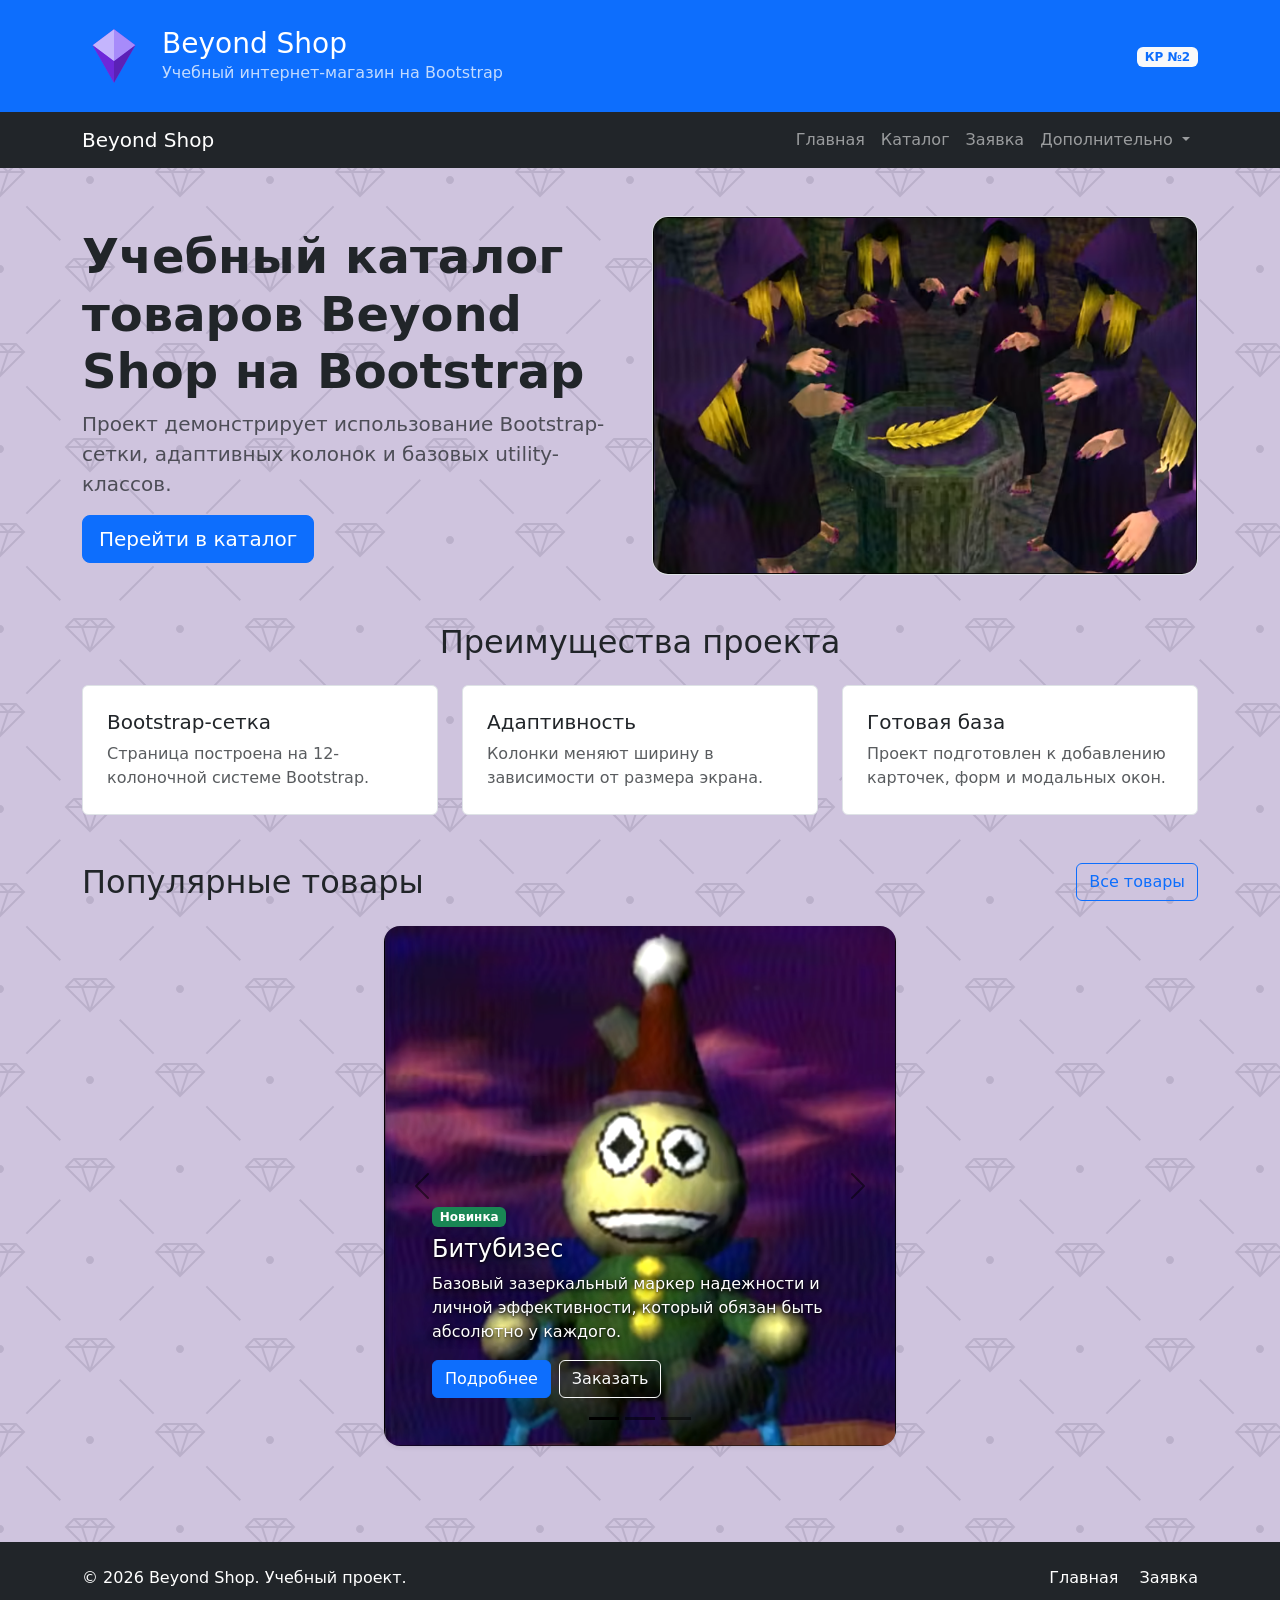
<file: index.html>
<!doctype html>
<html lang="ru">
<head>
  <meta charset="utf-8">
  <meta name="viewport" content="width=device-width, initial-scale=1">
  <title>Главная — Beyond Shop</title>
  <link rel="icon" href="favicon.svg" type="image/svg+xml">
  <link rel="stylesheet" href="vendor/bootstrap/css/bootstrap.min.css">
  <link rel="stylesheet" href="css/custom.css">
</head>
<body class="d-flex flex-column min-vh-100">

  <div id="header-placeholder"></div>

  <main class="flex-grow-1">
    <section class="container my-5">
      <div class="row align-items-center g-4">
        <div class="col-12 col-lg-6">
          <h2 class="display-5 fw-bold">
            Учебный каталог товаров Beyond Shop на Bootstrap
          </h2>
          <p class="lead text-muted">
            Проект демонстрирует использование Bootstrap-сетки,
            адаптивных колонок и базовых utility-классов.
          </p>
          <a class="btn btn-primary btn-lg" href="catalog.html">
            Перейти в каталог
          </a>
        </div>
        <div class="col-12 col-lg-6">
            <div class="border rounded-4 overflow-hidden bg-light">
                <!--<p class="mb-0 text-muted">
                  Здесь может быть изображение, баннер или промо-блок.
                </p>-->
                <img src="../images/witches.png" class="card-img-top" alt="Битубизес">
            </div>
        </div>
      </div>
    </section>

    <section class="container my-5">
      <h2 class="text-center mb-4">Преимущества проекта</h2>
      <div class="row g-4">
        <div class="col-12 col-md-4">
          <div class="p-4 border rounded h-100 bg-white">
            <h3 class="h5">Bootstrap-сетка</h3>
            <p class="mb-0 text-muted">
              Страница построена на 12-колоночной системе Bootstrap.
            </p>
          </div>
        </div>
        <div class="col-12 col-md-4">
          <div class="p-4 border rounded h-100 bg-white">
            <h3 class="h5">Адаптивность</h3>
            <p class="mb-0 text-muted">
              Колонки меняют ширину в зависимости от размера экрана.
            </p>
          </div>
        </div>
        <div class="col-12 col-md-4">
          <div class="p-4 border rounded h-100 bg-white">
            <h3 class="h5">Готовая база</h3>
            <p class="mb-0 text-muted">
              Проект подготовлен к добавлению карточек, форм и модальных окон.
            </p>
          </div>
        </div>
      </div>
    </section>

    <section class="my-5" id="popular">

      <!-- Заголовок остаётся в обычном container -->
      <div class="container">
        <div class="d-flex justify-content-between align-items-center mb-4">
          <h2 class="mb-0">Популярные товары</h2>
          <a class="btn btn-outline-primary" href="catalog.html">
            Все товары
          </a>
        </div>
      </div>

      <!-- Карусель — вне container, ширина задаётся .carousel-width -->
      <div class="container-fluid px-0">
        <div id="popularCarousel"
             class="carousel slide carousel-dark carousel-width shadow-sm rounded-4 overflow-hidden"
             data-bs-ride="carousel"
             data-bs-interval="6000">

          <div class="carousel-indicators">
            <button type="button" data-bs-target="#popularCarousel" data-bs-slide-to="0"
                    class="active" aria-current="true" aria-label="Битубизес"></button>
            <button type="button" data-bs-target="#popularCarousel" data-bs-slide-to="1"
                    aria-label="Морковные пятки"></button>
            <button type="button" data-bs-target="#popularCarousel" data-bs-slide-to="2"
                    aria-label="Шапец"></button>
          </div>

          <div class="carousel-inner">

            <!-- Битубизес -->
            <div class="carousel-item active">
              <div class="d-flex flex-column justify-content-end p-4 p-md-5"
                   style="min-height: 520px; background: #e9ecef url('images/Bitubisas.png') bottom center/cover no-repeat;">
                <div class="carousel-hero-text" style="max-width: 560px;">
                  <span class="badge bg-success mb-2">Новинка</span>
                  <h3 class="h4 mb-2">Битубизес</h3>
                  <p class="mb-3">
                    Базовый зазеркальный маркер надежности и личной эффективности,
                    который обязан быть абсолютно у каждого.
                  </p>
                  <div class="d-flex gap-2">
                    <a class="btn btn-primary" href="products/bitubisas.html">Подробнее</a>
                    <button class="btn btn-outline-light" type="button"
                            data-bs-toggle="modal" data-bs-target="#orderModal">
                      Заказать
                    </button>
                  </div>
                </div>
              </div>
            </div>

            <!-- Морковные пятки -->
            <div class="carousel-item">
              <div class="d-flex flex-column justify-content-end p-4 p-md-5"
                   style="min-height: 520px; background: #e9ecef url('images/Morkovniy_piatky.png') bottom center/cover no-repeat;">
                <div class="carousel-hero-text" style="max-width: 560px;">
                  <span class="badge bg-warning text-dark mb-2">Хит</span>
                  <h3 class="h4 mb-2">Морковные пятки</h3>
                  <p class="mb-3">
                    Общепризнанная зазеркальная классика и изысканное гастрономическое
                    открытие для званых ужинов.
                  </p>
                  <div class="d-flex gap-2">
                    <a class="btn btn-primary" href="products/morkovniy-piatky.html">Подробнее</a>
                    <button class="btn btn-outline-light" type="button"
                            data-bs-toggle="modal" data-bs-target="#orderModal">
                      Заказать
                    </button>
                  </div>
                </div>
              </div>
            </div>

            <!-- Шапец -->
            <div class="carousel-item">
              <div class="d-flex flex-column justify-content-end p-4 p-md-5"
                   style="min-height: 520px; background: #e9ecef url('images/Shapec.png') bottom center/cover no-repeat;">
                <div class="carousel-hero-text" style="max-width: 560px;">
                  <span class="badge bg-danger mb-2">Скидка</span>
                  <h3 class="h4 mb-2">Шапец</h3>
                  <p class="mb-3">
                    Больше чем просто головной убор — абсолютный символ стиля
                    и весомого статуса в Сумеречной роще.
                  </p>
                  <div class="d-flex gap-2">
                    <a class="btn btn-primary" href="products/shapec.html">Подробнее</a>
                    <button class="btn btn-outline-light" type="button"
                            data-bs-toggle="modal" data-bs-target="#orderModal">
                      Заказать
                    </button>
                  </div>
                </div>
              </div>
            </div>

          </div>

          <button class="carousel-control-prev" type="button"
                  data-bs-target="#popularCarousel" data-bs-slide="prev">
            <span class="carousel-control-prev-icon" aria-hidden="true"></span>
            <span class="visually-hidden">Предыдущий</span>
          </button>
          <button class="carousel-control-next" type="button"
                  data-bs-target="#popularCarousel" data-bs-slide="next">
            <span class="carousel-control-next-icon" aria-hidden="true"></span>
            <span class="visually-hidden">Следующий</span>
          </button>
        </div>
      </div>
    </section>
  </main>

  <div id="footer-placeholder"></div>

  <!-- Модальное окно заказа -->
  <div class="modal fade" id="orderModal" tabindex="-1" aria-labelledby="orderModalLabel" aria-hidden="true">
    <div class="modal-dialog">
      <div class="modal-content">
        <div class="modal-header">
          <h2 class="modal-title h5" id="orderModalLabel">
            Быстрая заявка
          </h2>
          <button type="button" class="btn-close" data-bs-dismiss="modal" aria-label="Закрыть"></button>
        </div>
        <div class="modal-body">
          <p class="text-muted">
            Оставьте контактные данные, и менеджер свяжется с вами.
          </p>
          <form>
            <div class="mb-3">
              <label for="modal-name" class="form-label">Имя</label>
              <input id="modal-name" type="text" class="form-control" required>
            </div>
            <div class="mb-3">
              <label for="modal-phone" class="form-label">Телефон</label>
              <input id="modal-phone" type="tel" class="form-control" required>
            </div>
            <div class="form-check mb-3">
              <input id="modal-agree" class="form-check-input" type="checkbox" required>
              <label class="form-check-label" for="modal-agree">
                Согласен на обработку данных
              </label>
            </div>
          </form>
        </div>
        <div class="modal-footer">
          <button type="button" class="btn btn-secondary" data-bs-dismiss="modal">
            Закрыть
          </button>
          <button type="button" class="btn btn-primary">Отправить</button>
        </div>
      </div>
    </div>
  </div>

  <script src="vendor/bootstrap/js/bootstrap.bundle.min.js"></script>
  <script src="js/include.js"></script>
</body>
</html>
</file>
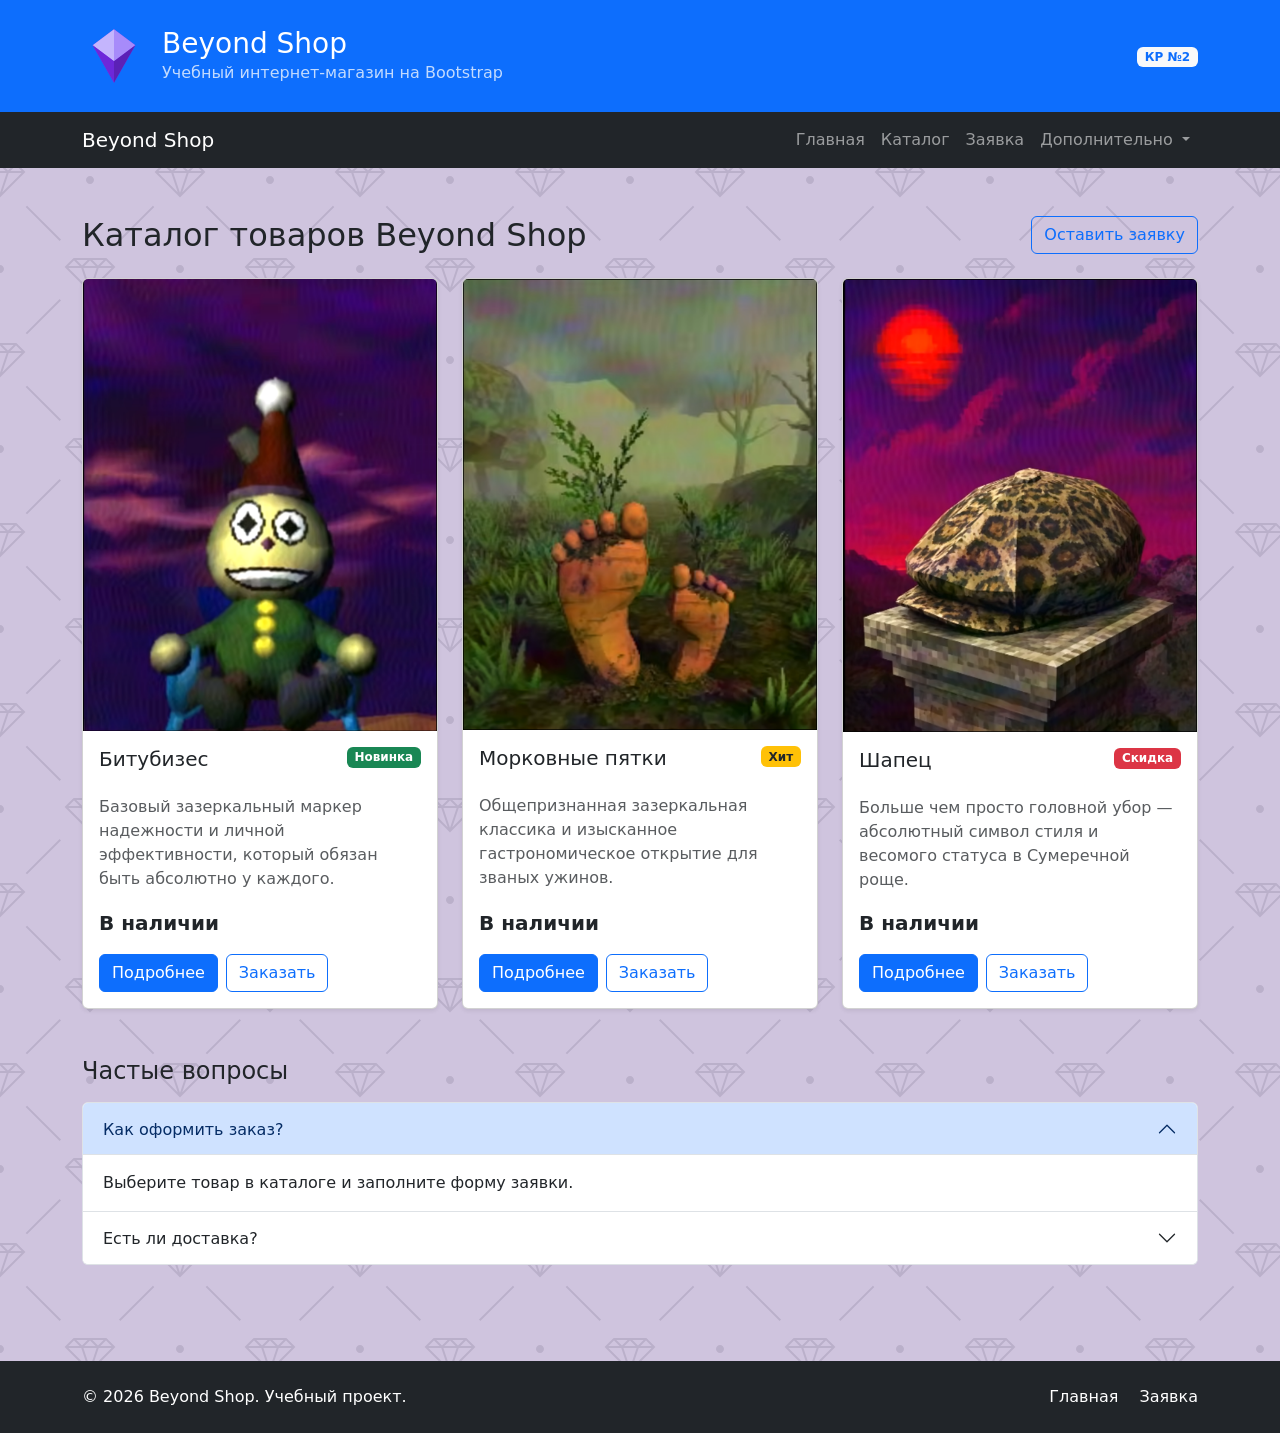
<file: catalog.html>
<!doctype html>
<html lang="ru">
<head>
  <meta charset="utf-8">
  <meta name="viewport" content="width=device-width, initial-scale=1">
  <title>Каталог — Bootstrap Shop</title>
  <link rel="icon" href="favicon.svg" type="image/svg+xml">
  <link rel="stylesheet" href="vendor/bootstrap/css/bootstrap.min.css">
  <link rel="stylesheet" href="css/custom.css">
</head>
<body class="d-flex flex-column min-vh-100">

  <div id="header-placeholder"></div>

  <main class="flex-grow-1">
    <section class="container my-5">
      <div class="d-flex justify-content-between align-items-center mb-4">
        <h1 class="h2 mb-0">Каталог товаров Beyond Shop</h1>
        <a class="btn btn-outline-primary" href="order.html">
          Оставить заявку
        </a>
      </div>
      <div class="row g-4">
        <!-- Битубизес -->
        <div class="col-12 col-md-6 col-lg-4">
          <div class="card h-100 shadow-sm">
            <img src="images/Bitubisas.png" class="card-img-top" alt="Битубизес">
            <div class="card-body d-flex flex-column">
              <div class="d-flex justify-content-between align-items-start mb-3">
                <h2 class="card-title h5">Битубизес</h2>
                <span class="badge bg-success">Новинка</span>
              </div>
              <p class="card-text text-muted">Базовый зазеркальный маркер надежности и личной эффективности, который обязан быть абсолютно у каждого.</p>
              <p class="fw-bold fs-5 mt-auto">В наличии</p>
              <div class="d-flex gap-2">
                <a class="btn btn-primary" href="products/bitubisas.html">Подробнее</a>
                <button class="btn btn-outline-primary" type="button" data-bs-toggle="modal" data-bs-target="#orderModal">
                  Заказать
                </button>
              </div>
            </div>
          </div>
        </div>

        <!-- Морковные пятки -->
        <div class="col-12 col-md-6 col-lg-4">
          <div class="card h-100 shadow-sm">
            <img src="images/Morkovniy_piatky.png" class="card-img-top" alt="Морковные пятки">
            <div class="card-body d-flex flex-column">
              <div class="d-flex justify-content-between align-items-start mb-3">
                <h2 class="card-title h5">Морковные пятки</h2>
                <span class="badge bg-warning text-dark">Хит</span>
              </div>
              <p class="card-text text-muted">Общепризнанная зазеркальная классика и изысканное гастрономическое открытие для званых ужинов.</p>
              <p class="fw-bold fs-5 mt-auto">В наличии</p>
              <div class="d-flex gap-2">
                <a class="btn btn-primary" href="products/morkovniy-piatky.html">Подробнее</a>
                <button class="btn btn-outline-primary" type="button" data-bs-toggle="modal" data-bs-target="#orderModal">
                  Заказать
                </button>
              </div>
            </div>
          </div>
        </div>

        <!-- Шапец -->
        <div class="col-12 col-md-6 col-lg-4">
          <div class="card h-100 shadow-sm">
            <img src="images/Shapec.png" class="card-img-top" alt="Шапец">
            <div class="card-body d-flex flex-column">
              <div class="d-flex justify-content-between align-items-start mb-3">
                <h2 class="card-title h5">Шапец</h2>
                <span class="badge bg-danger">Скидка</span>
              </div>
              <p class="card-text text-muted">Больше чем просто головной убор — абсолютный символ стиля и весомого статуса в Сумеречной роще.</p>
              <p class="fw-bold fs-5 mt-auto">В наличии</p>
              <div class="d-flex gap-2">
                <a class="btn btn-primary" href="products/shapec.html">Подробнее</a>
                <button class="btn btn-outline-primary" type="button" data-bs-toggle="modal" data-bs-target="#orderModal">
                  Заказать
                </button>
              </div>
            </div>
          </div>
        </div>
      </div>
    </section>

    <!-- Accordion: Частые вопросы -->
    <section class="container my-5">
      <h2 class="h4 mb-3">Частые вопросы</h2>
      <div class="accordion" id="faqAccordion">
        <div class="accordion-item">
          <h3 class="accordion-header">
            <button class="accordion-button" type="button" data-bs-toggle="collapse" data-bs-target="#faq1" aria-expanded="true" aria-controls="faq1">
              Как оформить заказ?
            </button>
          </h3>
          <div id="faq1" class="accordion-collapse collapse show" data-bs-parent="#faqAccordion">
            <div class="accordion-body">
              Выберите товар в каталоге и заполните форму заявки.
            </div>
          </div>
        </div>
        <div class="accordion-item">
          <h3 class="accordion-header">
            <button class="accordion-button collapsed" type="button" data-bs-toggle="collapse" data-bs-target="#faq2" aria-expanded="false" aria-controls="faq2">
              Есть ли доставка?
            </button>
          </h3>
          <div id="faq2" class="accordion-collapse collapse" data-bs-parent="#faqAccordion">
            <div class="accordion-body">
              Условия доставки уточняются менеджером при подтверждении заказа.
            </div>
          </div>
        </div>
      </div>
    </section>
  </main>

  <div id="footer-placeholder"></div>

  <!-- Модальное окно заказа -->
  <div class="modal fade" id="orderModal" tabindex="-1" aria-labelledby="orderModalLabel" aria-hidden="true">
    <div class="modal-dialog">
      <div class="modal-content">
        <div class="modal-header">
          <h2 class="modal-title h5" id="orderModalLabel">
            Быстрая заявка
          </h2>
          <button type="button" class="btn-close" data-bs-dismiss="modal" aria-label="Закрыть"></button>
        </div>
        <div class="modal-body">
          <p class="text-muted">
            Оставьте контактные данные, и менеджер свяжется с вами.
          </p>
          <form>
            <div class="mb-3">
              <label for="modal-name" class="form-label">Имя</label>
              <input id="modal-name" type="text" class="form-control" required>
            </div>
            <div class="mb-3">
              <label for="modal-phone" class="form-label">Телефон</label>
              <input id="modal-phone" type="tel" class="form-control" required>
            </div>
            <div class="form-check mb-3">
              <input id="modal-agree" class="form-check-input" type="checkbox" required>
              <label class="form-check-label" for="modal-agree">
                Согласен на обработку данных
              </label>
            </div>
          </form>
        </div>
        <div class="modal-footer">
          <button type="button" class="btn btn-secondary" data-bs-dismiss="modal">
            Закрыть
          </button>
          <button type="button" class="btn btn-primary">Отправить</button>
        </div>
      </div>
    </div>
  </div>

  <script src="vendor/bootstrap/js/bootstrap.bundle.min.js"></script>
  <script src="js/include.js"></script>
</body>
</html>
</file>
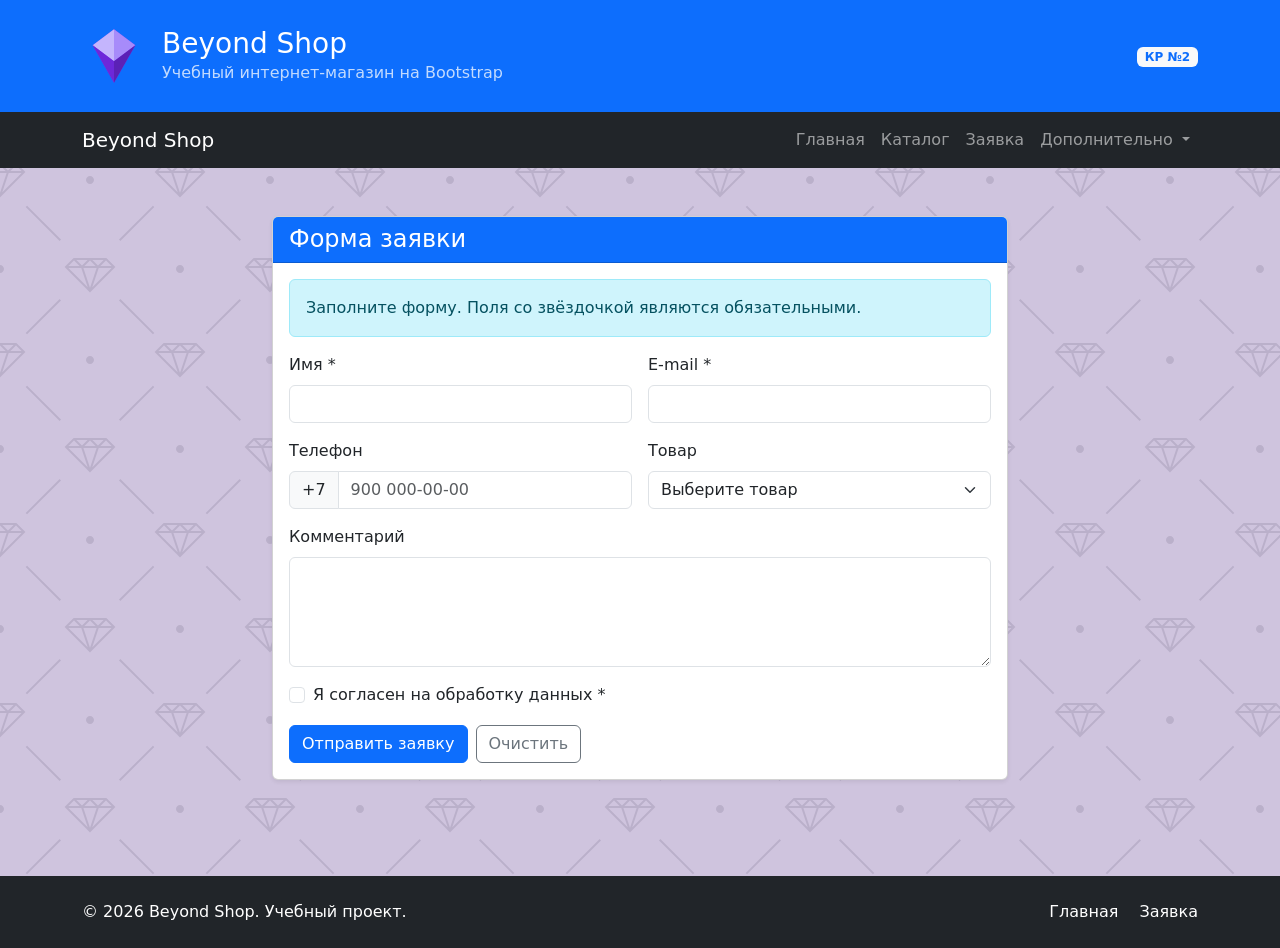
<file: order.html>
<!doctype html>
<html lang="ru">
<head>
  <meta charset="utf-8">
  <meta name="viewport" content="width=device-width, initial-scale=1">
  <title>Заявка — Bootstrap Shop</title>
  <link rel="icon" href="favicon.svg" type="image/svg+xml">
  <link rel="stylesheet" href="vendor/bootstrap/css/bootstrap.min.css">
  <link rel="stylesheet" href="css/custom.css">
</head>
<body class="d-flex flex-column min-vh-100">

  <div id="header-placeholder"></div>

  <main class="flex-grow-1">
    <section class="container my-5">
      <div class="row justify-content-center">
        <div class="col-12 col-lg-8">
          <div class="card shadow-sm">
            <div class="card-header bg-primary text-white">
              <h1 class="h4 mb-0">Форма заявки</h1>
            </div>
            <div class="card-body">
              <div class="alert alert-info" role="alert">
                Заполните форму. Поля со звёздочкой являются обязательными.
              </div>

              <form>
                <div class="row g-3">
                  <div class="col-12 col-md-6">
                    <label for="order-name" class="form-label">Имя *</label>
                    <input id="order-name" name="name" type="text" class="form-control" required>
                  </div>

                  <div class="col-12 col-md-6">
                    <label for="order-email" class="form-label">E-mail *</label>
                    <input id="order-email" name="email" type="email" class="form-control" required>
                  </div>

                  <div class="col-12 col-md-6">
                    <label for="order-phone" class="form-label">Телефон</label>
                    <div class="input-group">
                      <span class="input-group-text">+7</span>
                      <input id="order-phone" name="phone" type="tel" class="form-control" placeholder="900 000-00-00">
                    </div>
                  </div>

                  <div class="col-12 col-md-6">
                    <label for="order-product" class="form-label">Товар</label>
                    <select id="order-product" name="product" class="form-select">
                      <option selected>Выберите товар</option>
                      <option value="product-1">Товар 1</option>
                      <option value="product-2">Товар 2</option>
                      <option value="product-3">Товар 3</option>
                    </select>
                  </div>

                  <div class="col-12">
                    <label for="order-comment" class="form-label">Комментарий</label>
                    <textarea id="order-comment" name="comment" class="form-control" rows="4"></textarea>
                  </div>

                  <div class="col-12">
                    <div class="form-check">
                      <input id="order-agree" class="form-check-input" type="checkbox" required>
                      <label class="form-check-label" for="order-agree">
                        Я согласен на обработку данных *
                      </label>
                    </div>
                  </div>

                  <div class="col-12 d-flex gap-2">
                    <button class="btn btn-primary" type="submit">
                      Отправить заявку
                    </button>
                    <button class="btn btn-outline-secondary" type="reset">
                      Очистить
                    </button>
                  </div>
                </div>
              </form>
            </div>
          </div>
        </div>
      </div>
    </section>
  </main>

  <div id="footer-placeholder"></div>

  <script src="vendor/bootstrap/js/bootstrap.bundle.min.js"></script>
  <script src="js/include.js"></script>
</body>
</html>
</file>
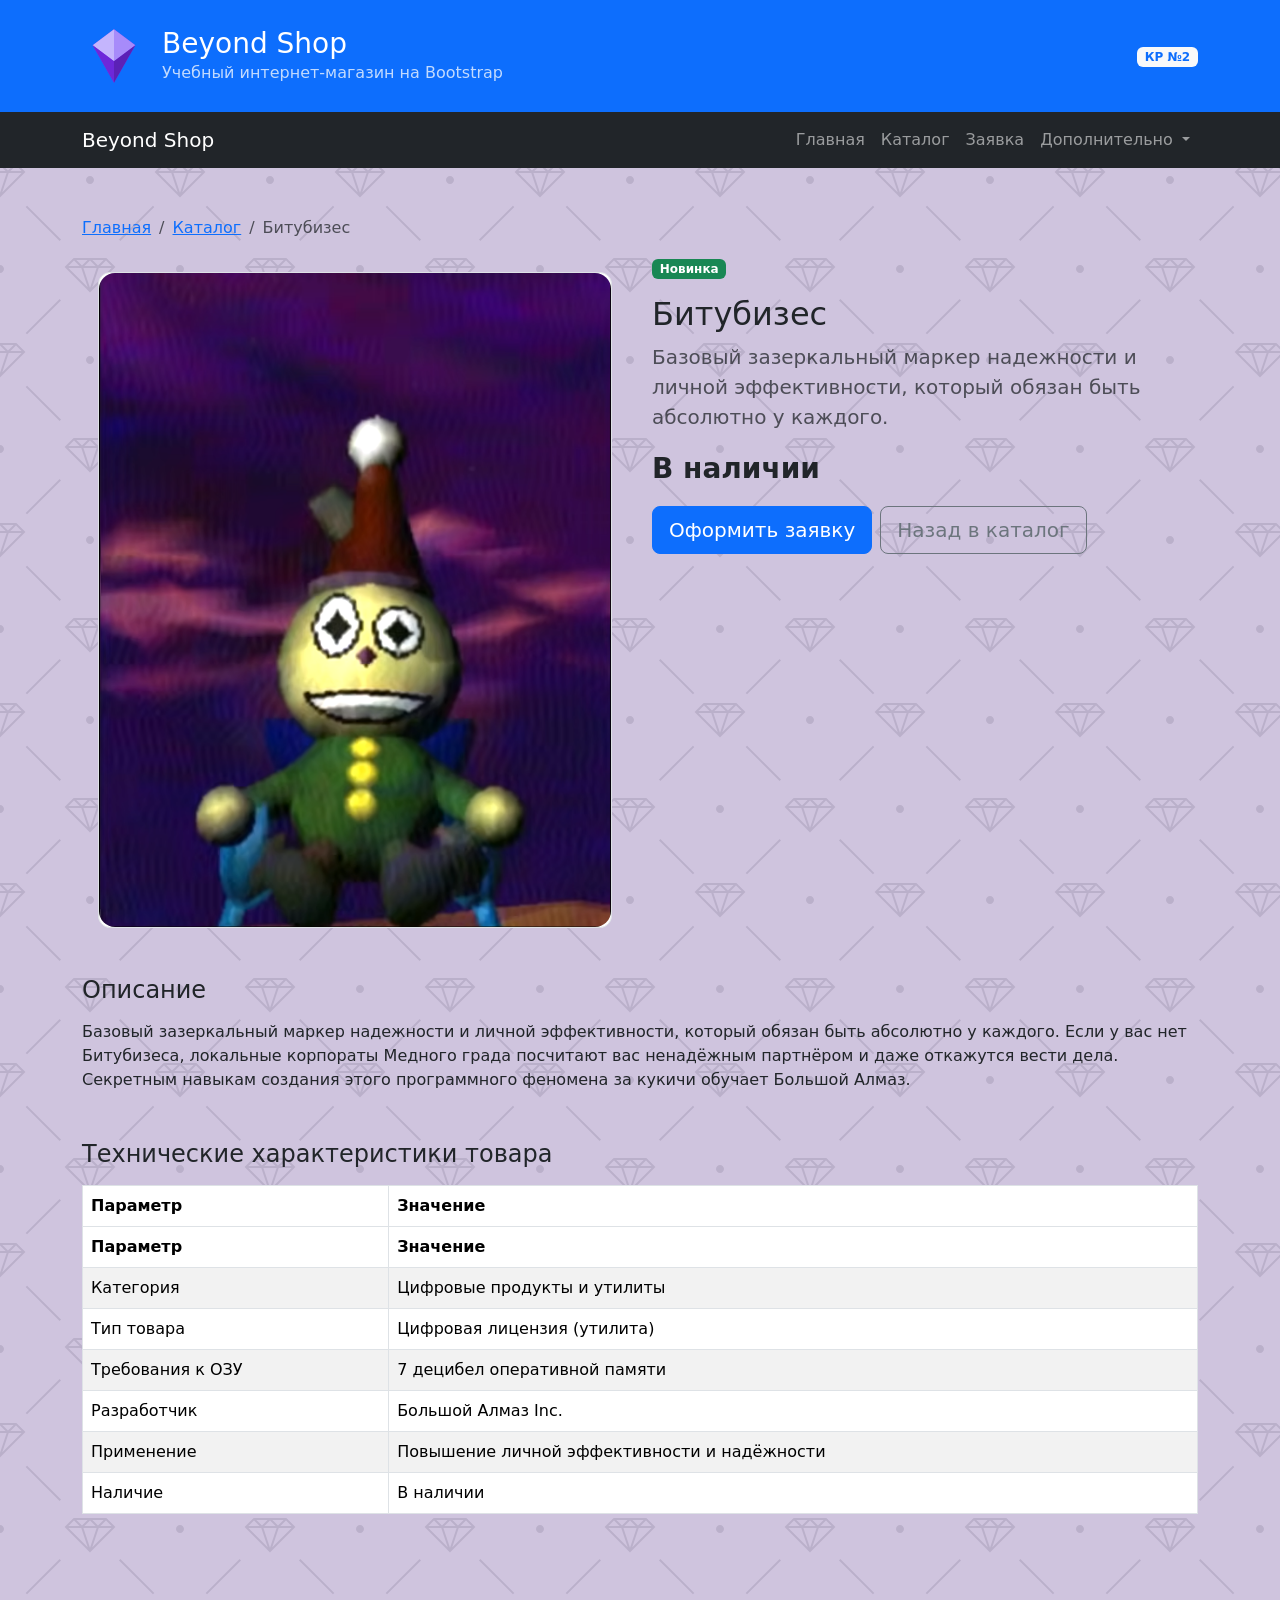
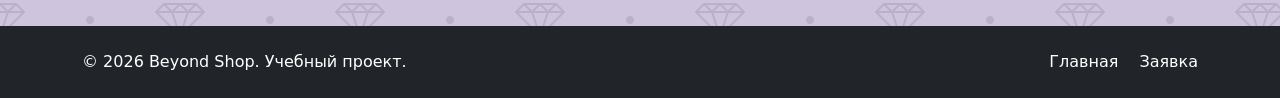
<file: products/bitubisas.html>
<!doctype html>
<html lang="ru">
<head>
  <meta charset="utf-8">
  <meta name="viewport" content="width=device-width, initial-scale=1">
  <title>Битубизес — Beyond Shop</title>
  <link rel="icon" href="../favicon.svg" type="image/svg+xml">
  <link rel="stylesheet" href="../vendor/bootstrap/css/bootstrap.min.css">
  <link rel="stylesheet" href="../css/custom.css">
</head>
<body class="d-flex flex-column min-vh-100">

  <div id="header-placeholder"></div>

  <main class="flex-grow-1">
    <section class="container my-5">
      <!-- Breadcrumb -->
      <nav aria-label="breadcrumb">
        <ol class="breadcrumb">
          <li class="breadcrumb-item"><a href="../index.html">Главная</a></li>
          <li class="breadcrumb-item"><a href="../catalog.html">Каталог</a></li>
          <li class="breadcrumb-item active" aria-current="page">Битубизес</li>
        </ol>
      </nav>

      <div class="row g-4">
        <div class="col-12 col-lg-6">
          <div class="img-frame m-3 mb-0">
            <img src="../images/Bitubisas.png" class="card-img-top" alt="Битубизес">
          </div>
        </div>
        <div class="col-12 col-lg-6">
          <span class="badge bg-success mb-3">Новинка</span>
          <h1 class="h2">Битубизес</h1>
          <p class="lead text-muted">
            Базовый зазеркальный маркер надежности и личной эффективности,
            который обязан быть абсолютно у каждого.
          </p>
          <p class="fw-bold fs-3">В наличии</p>
          <div class="d-flex gap-2 mb-4">
            <a class="btn btn-primary btn-lg" href="../order.html">
              Оформить заявку
            </a>
            <a class="btn btn-outline-secondary btn-lg" href="../catalog.html">
              Назад в каталог
            </a>
          </div>
        </div>
      </div>

      <section class="mt-5">
        <h2 class="h4 mb-3">Описание</h2>
        <p>
          Базовый зазеркальный маркер надежности и личной эффективности, который
          обязан быть абсолютно у каждого. Если у вас нет Битубизеса, локальные
          корпораты Медного града посчитают вас ненадёжным партнёром и даже откажутся
          вести дела. Секретным навыкам создания этого программного феномена за
          кукичи обучает Большой Алмаз.
        </p>
      </section>

      <section class="mt-5">
        <h2 class="h4 mb-3">Технические характеристики товара</h2>
        <div class="table-responsive">
          <table class="table table-striped table-bordered align-middle">
            <thead>
              <tr>
                <th scope="col">Параметр</th>
                <th scope="col">Значение</th>
              </tr>
              <thead>
                  <tr>
                      <th scope="col">Параметр</th>
                      <th scope="col">Значение</th>
                  </tr>
              </thead>
              <tbody>
                  <tr>
                      <td>Категория</td>
                      <td>Цифровые продукты и утилиты</td>
                  </tr>
                  <tr>
                      <td>Тип товара</td>
                      <td>Цифровая лицензия (утилита)</td>
                  </tr>
                  <tr>
                      <td>Требования к ОЗУ</td>
                      <td>7 децибел оперативной памяти</td>
                  </tr>
                  <tr>
                      <td>Разработчик</td>
                      <td>Большой Алмаз Inc.</td>
                  </tr>
                  <tr>
                      <td>Применение</td>
                      <td>Повышение личной эффективности и надёжности</td>
                  </tr>
                  <tr>
                      <td>Наличие</td>
                      <td>В наличии</td>
                  </tr>
            </tbody>
          </table>
        </div>
      </section>
    </section>
  </main>

  <div id="footer-placeholder"></div>

  <script src="../vendor/bootstrap/js/bootstrap.bundle.min.js"></script>
  <script src="../js/include.js"></script>
</body>
</html>
</file>
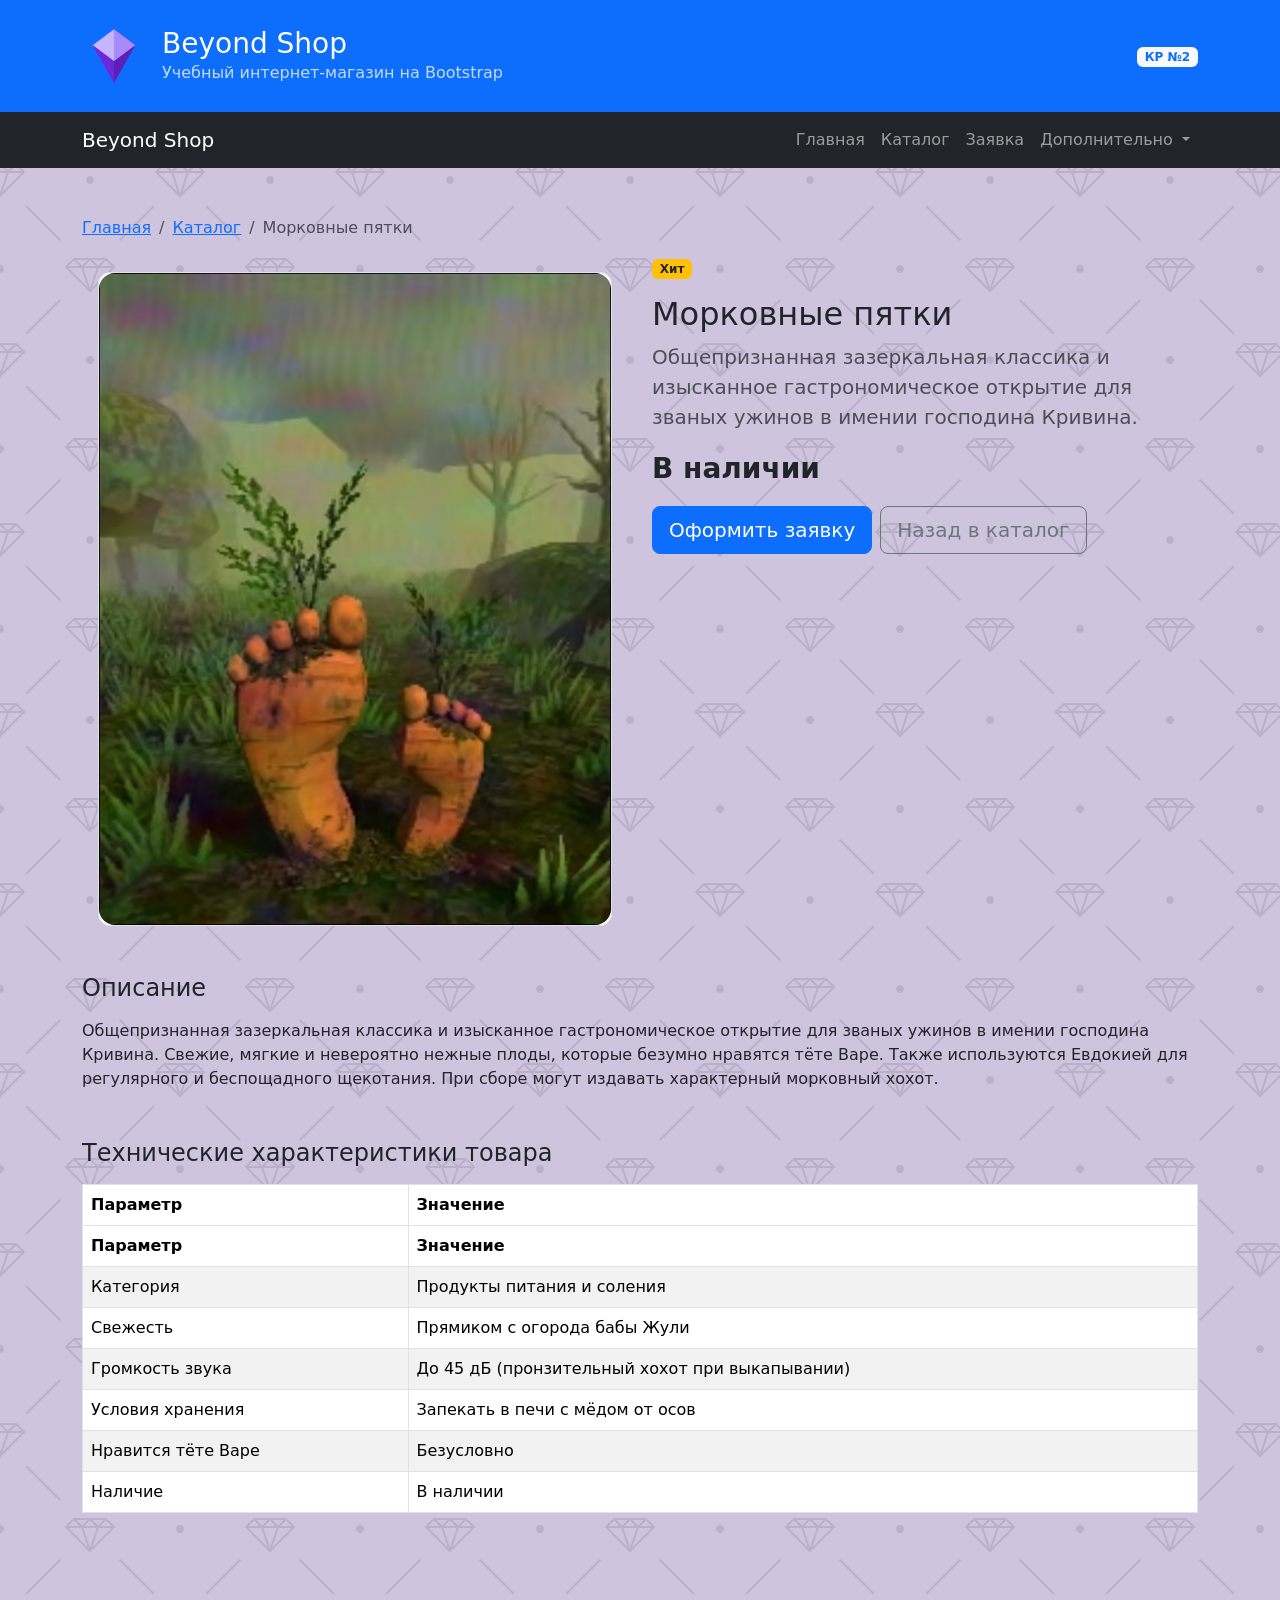
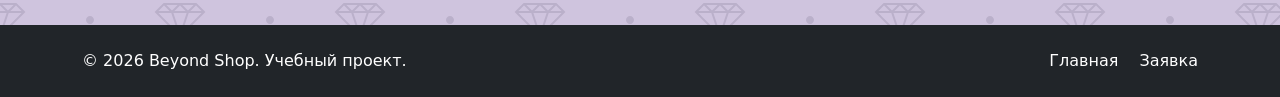
<file: products/morkovniy-piatky.html>
<!doctype html>
<html lang="ru">
<head>
  <meta charset="utf-8">
  <meta name="viewport" content="width=device-width, initial-scale=1">
  <title>Морковные пятки — Beyond Shop</title>
  <link rel="icon" href="../favicon.svg" type="image/svg+xml">
  <link rel="stylesheet" href="../vendor/bootstrap/css/bootstrap.min.css">
  <link rel="stylesheet" href="../css/custom.css">
</head>
<body class="d-flex flex-column min-vh-100">

  <div id="header-placeholder"></div>

  <main class="flex-grow-1">
    <section class="container my-5">
      <!-- Breadcrumb -->
      <nav aria-label="breadcrumb">
        <ol class="breadcrumb">
          <li class="breadcrumb-item"><a href="../index.html">Главная</a></li>
          <li class="breadcrumb-item"><a href="../catalog.html">Каталог</a></li>
          <li class="breadcrumb-item active" aria-current="page">Морковные пятки</li>
        </ol>
      </nav>

      <div class="row g-4">
        <div class="col-12 col-lg-6">
          <div class="img-frame m-3 mb-0">
            <img src="../images/Morkovniy_piatky.png" class="card-img-top" alt="Морковные пятки">
          </div>
        </div>
        <div class="col-12 col-lg-6">
          <span class="badge bg-warning text-dark mb-3">Хит</span>
          <h1 class="h2">Морковные пятки</h1>
          <p class="lead text-muted">
            Общепризнанная зазеркальная классика и изысканное гастрономическое
            открытие для званых ужинов в имении господина Кривина.
          </p>
          <p class="fw-bold fs-3">В наличии</p>
          <div class="d-flex gap-2 mb-4">
            <a class="btn btn-primary btn-lg" href="../order.html">
              Оформить заявку
            </a>
            <a class="btn btn-outline-secondary btn-lg" href="../catalog.html">
              Назад в каталог
            </a>
          </div>
        </div>
      </div>

      <section class="mt-5">
        <h2 class="h4 mb-3">Описание</h2>
        <p>
          Общепризнанная зазеркальная классика и изысканное гастрономическое
          открытие для званых ужинов в имении господина Кривина. Свежие, мягкие
          и невероятно нежные плоды, которые безумно нравятся тёте Варе. Также
          используются Евдокией для регулярного и беспощадного щекотания. При
          сборе могут издавать характерный морковный хохот.
        </p>
      </section>

      <section class="mt-5">
        <h2 class="h4 mb-3">Технические характеристики товара</h2>
        <div class="table-responsive">
          <table class="table table-striped table-bordered align-middle">
            <thead>
              <tr>
                <th scope="col">Параметр</th>
                <th scope="col">Значение</th>
              </tr>
            </thead>
            <thead>
                <tr>
                    <th scope="col">Параметр</th>
                    <th scope="col">Значение</th>
                </tr>
            </thead>
            <tbody>
                <tr>
                    <td>Категория</td>
                    <td>Продукты питания и соления</td>
                </tr>
                <tr>
                    <td>Свежесть</td>
                    <td>Прямиком с огорода бабы Жули</td>
                </tr>
                <tr>
                    <td>Громкость звука</td>
                    <td>До 45 дБ (пронзительный хохот при выкапывании)</td>
                </tr>
                <tr>
                    <td>Условия хранения</td>
                    <td>Запекать в печи с мёдом от осов</td>
                </tr>
                <tr>
                    <td>Нравится тёте Варе</td>
                    <td>Безусловно</td>
                </tr>
                <tr>
                    <td>Наличие</td>
                    <td>В наличии</td>
                </tr>
            </tbody>
          </table>
        </div>
      </section>
    </section>
  </main>

  <div id="footer-placeholder"></div>

  <script src="../vendor/bootstrap/js/bootstrap.bundle.min.js"></script>
  <script src="../js/include.js"></script>
</body>
</html>
</file>
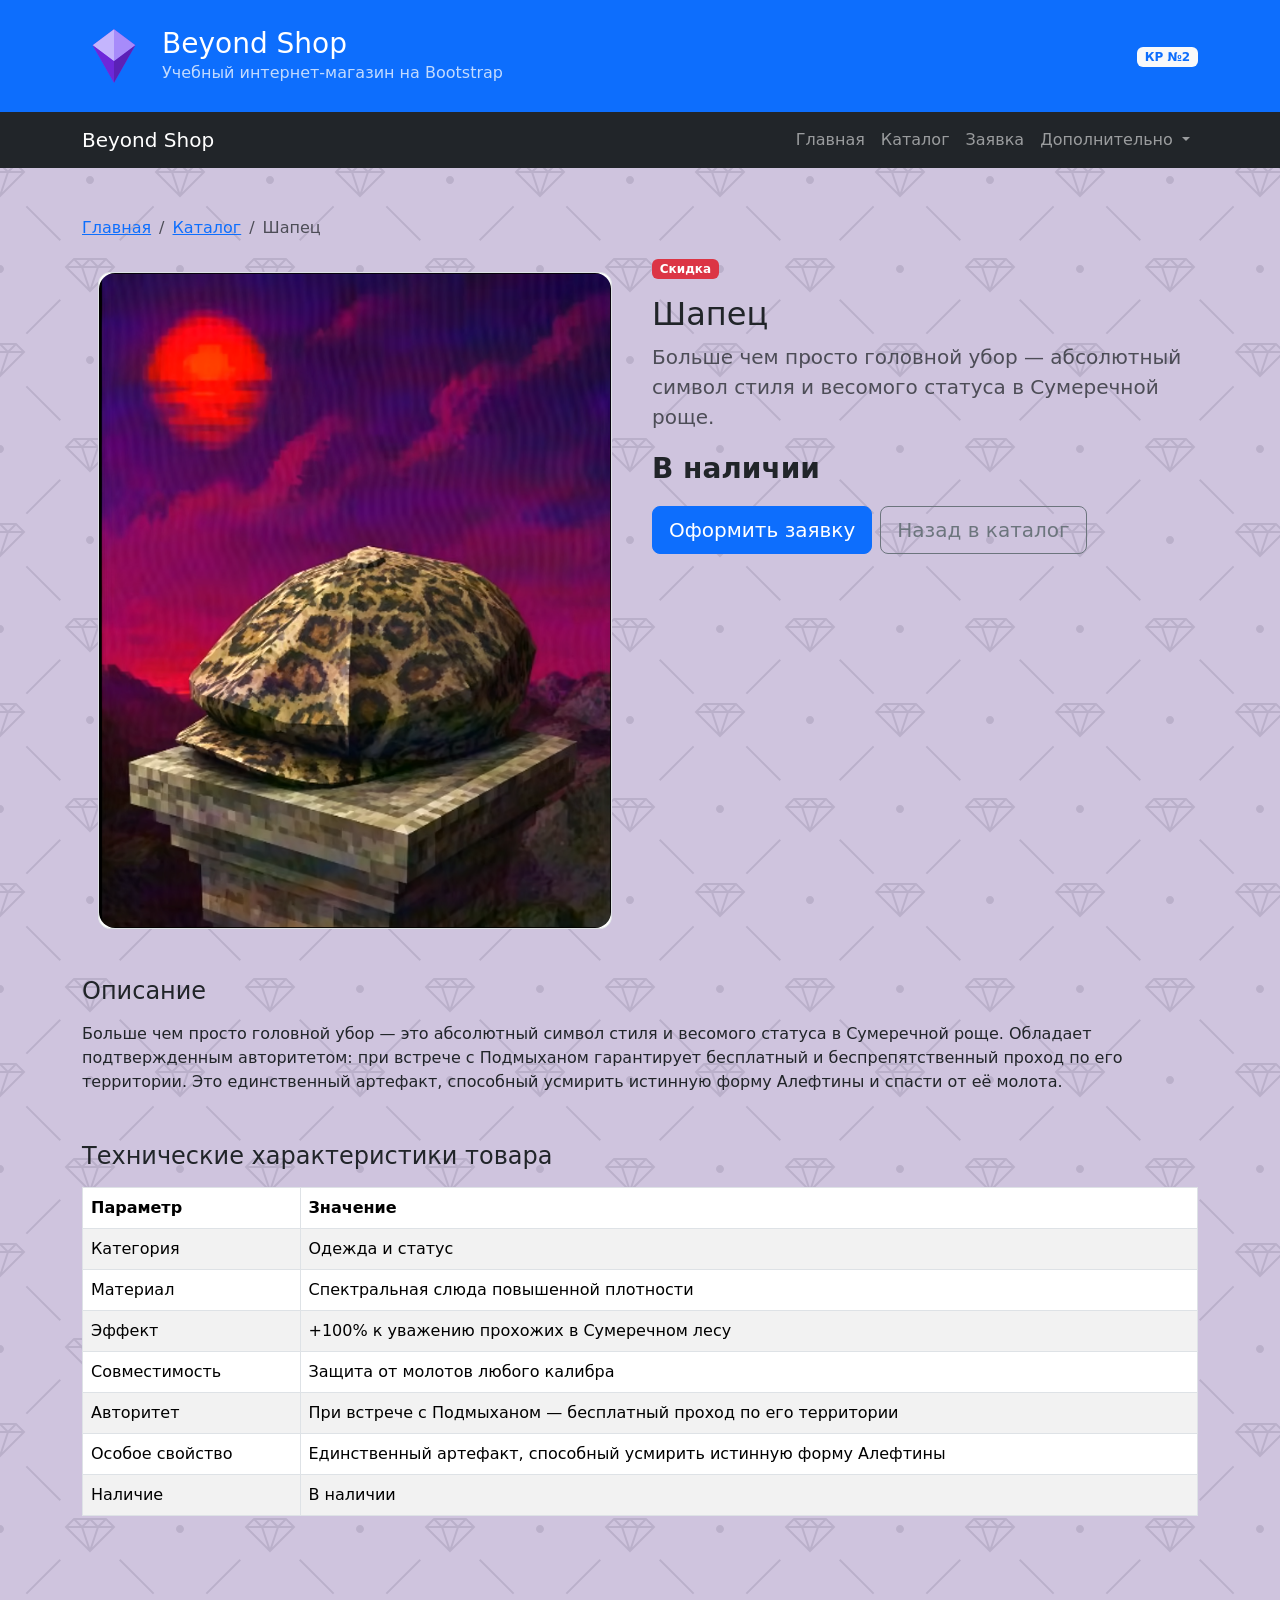
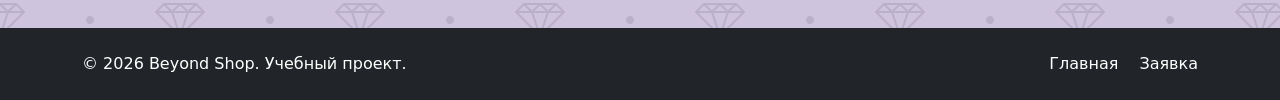
<file: products/shapec.html>
<!doctype html>
<html lang="ru">
<head></head>
  <meta charset="utf-8">
  <meta name="viewport" content="width=device-width, initial-scale=1">
  <title>Шапец — Beyond Shop</title>
  <link rel="icon" href="../favicon.svg" type="image/svg+xml">
  <link rel="stylesheet" href="../vendor/bootstrap/css/bootstrap.min.css">
  <link rel="stylesheet" href="../css/custom.css">
</head>
<body class="d-flex flex-column min-vh-100">

  <div id="header-placeholder"></div>

  <main class="flex-grow-1">
    <section class="container my-5">
      <!-- Breadcrumb -->
      <nav aria-label="breadcrumb">
        <ol class="breadcrumb">
          <li class="breadcrumb-item"><a href="../index.html">Главная</a></li>
          <li class="breadcrumb-item"><a href="../catalog.html">Каталог</a></li>
          <li class="breadcrumb-item active" aria-current="page">Шапец</li>
        </ol>
      </nav>

      <div class="row g-4">
        <div class="col-12 col-lg-6">
          <div class="img-frame m-3 mb-0">
            <img src="../images/Shapec.png" class="card-img-top" alt="Шапец">
          </div>
        </div>
        <div class="col-12 col-lg-6">
          <span class="badge bg-danger mb-3">Скидка</span>
          <h1 class="h2">Шапец</h1>
          <p class="lead text-muted">
            Больше чем просто головной убор — абсолютный символ стиля и
            весомого статуса в Сумеречной роще.
          </p>
          <p class="fw-bold fs-3">В наличии</p>
          <div class="d-flex gap-2 mb-4">
            <a class="btn btn-primary btn-lg" href="../order.html">
              Оформить заявку
            </a>
            <a class="btn btn-outline-secondary btn-lg" href="../catalog.html">
              Назад в каталог
            </a>
          </div>
        </div>
      </div>

      <section class="mt-5">
        <h2 class="h4 mb-3">Описание</h2>
        <p>
          Больше чем просто головной убор — это абсолютный символ стиля и
          весомого статуса в Сумеречной роще. Обладает подтвержденным авторитетом:
          при встрече с Подмыханом гарантирует бесплатный и беспрепятственный
          проход по его территории. Это единственный артефакт, способный усмирить
          истинную форму Алефтины и спасти от её молота.
        </p>
      </section>

      <section class="mt-5">
        <h2 class="h4 mb-3">Технические характеристики товара</h2>
        <div class="table-responsive">
          <table class="table table-striped table-bordered align-middle">
              <thead>
                  <tr>
                      <th scope="col">Параметр</th>
                      <th scope="col">Значение</th>
                  </tr>
              </thead>
              <tbody>
                  <tr>
                      <td>Категория</td>
                      <td>Одежда и статус</td>
                  </tr>
                  <tr>
                      <td>Материал</td>
                      <td>Спектральная слюда повышенной плотности</td>
                  </tr>
                  <tr>
                      <td>Эффект</td>
                      <td>+100% к уважению прохожих в Сумеречном лесу</td>
                  </tr>
                  <tr>
                      <td>Совместимость</td>
                      <td>Защита от молотов любого калибра</td>
                  </tr>
                  <tr>
                      <td>Авторитет</td>
                      <td>При встрече с Подмыханом — бесплатный проход по его территории</td>
                  </tr>
                  <tr>
                      <td>Особое свойство</td>
                      <td>Единственный артефакт, способный усмирить истинную форму Алефтины</td>
                  </tr>
                  <tr>
                      <td>Наличие</td>
                      <td>В наличии</td>
                  </tr>
              </tbody>
          </table>
        </div>
      </section>
    </section>
  </main>

  <div id="footer-placeholder"></div>

  <script src="../vendor/bootstrap/js/bootstrap.bundle.min.js"></script>
  <script src="../js/include.js"></script>
</body>
</html>
</file>
<file: css/custom.css>
/* custom.css
   Местные стили поверх Bootstrap-сетки.
*/

body {
  background-color: #cfc4de;
  background-image: url('../images/glamorous.svg');
  background-repeat: repeat;
  background-size: 180px 180px;
}

/* ---------- placeholder box (для пустых баннеров) ---------- */
.placeholder-box {
  background: repeating-linear-gradient(
    45deg,
    #f0f0f0,
    #f0f0f0 10px,
    #e8e8e8 10px,
    #e8e8e8 20px
  );
  min-height: 200px;
}

/* ---------- placeholder image (для карточек товара) ---------- */
.placeholder-image {
  min-height: 320px;
  display: flex;
  align-items: center;
  justify-content: center;
}

.card-img-top {
  object-fit: contain;
}

/* ---------- текст поверх фото в карусели ---------- */
.carousel-hero-text {
  color: #fff;
  text-shadow:
    0 2px 10px rgba(0, 0, 0, 0.75),
    0 1px 3px rgba(0, 0, 0, 0.9);
}
.carousel-hero-text .text-muted {
  color: rgba(255, 255, 255, 0.85) !important;
}

/* ---------- ручная ширина карусели ---------- */
.carousel-width {
  width: 100%;
  max-width: 40%;
  margin-inline: auto;
}

/* ---------- рамка со скруглениями для фото товара ---------- */
.img-frame {
  /*padding: .5rem;*/
  border: 1px solid #dee2e6;
  border-radius: .75rem;
  background: #fff;
}
.img-frame > img {
  display: block;
  width: 100%;
  height: auto;
  border-radius: 1.0rem;
  object-fit: contain;
}

/* Снять тень у бейджей внутри карусели */
.carousel-hero-text .badge {
  text-shadow: none;
}

.carousel-hero-text .badge,
.carousel-hero-text .btn {
  text-shadow: none;
}
</file>
